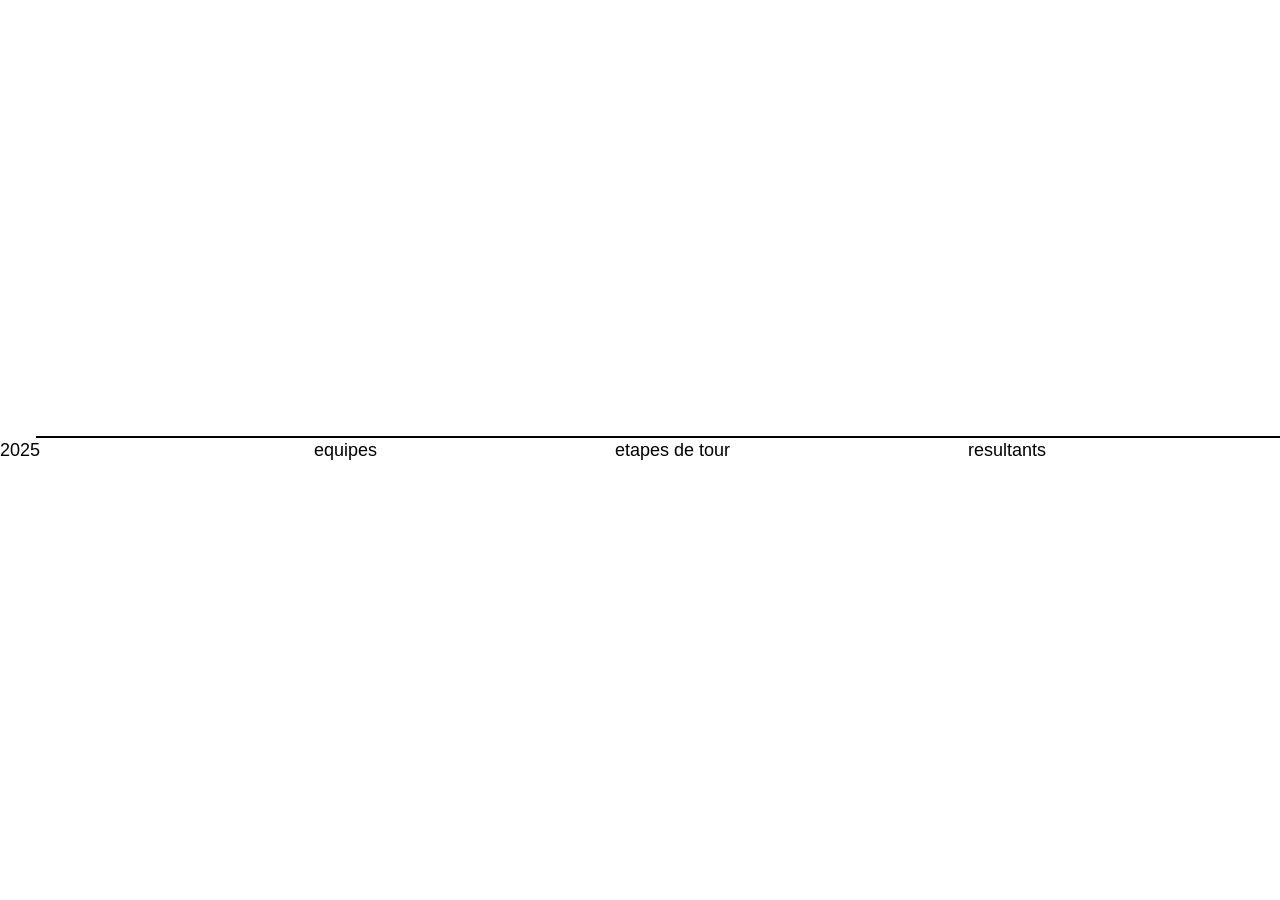
<file: pages/2025/index.html>
<head>
  <link rel="stylesheet" href="../../styles/index.css" />
</head>
<body class="navbar">
  <!-- links dropdowns -->
   <span style="display: flex;">
    2025
   </span>
  <ul>
    <li>
      <a href="./equipes.html" target="frame">equipes</a>
    </li>
    <li class="separator-hz"></li>
    <li>
      <a href="./etapes.html" target="frame">etapes de tour</a>
    </li>
    <li class="separator-hz"></li>
    <li>
      <a href="./etapes.html#resultants" target="frame">resultants</a>
    </li>
  </ul>
</body>
</file>
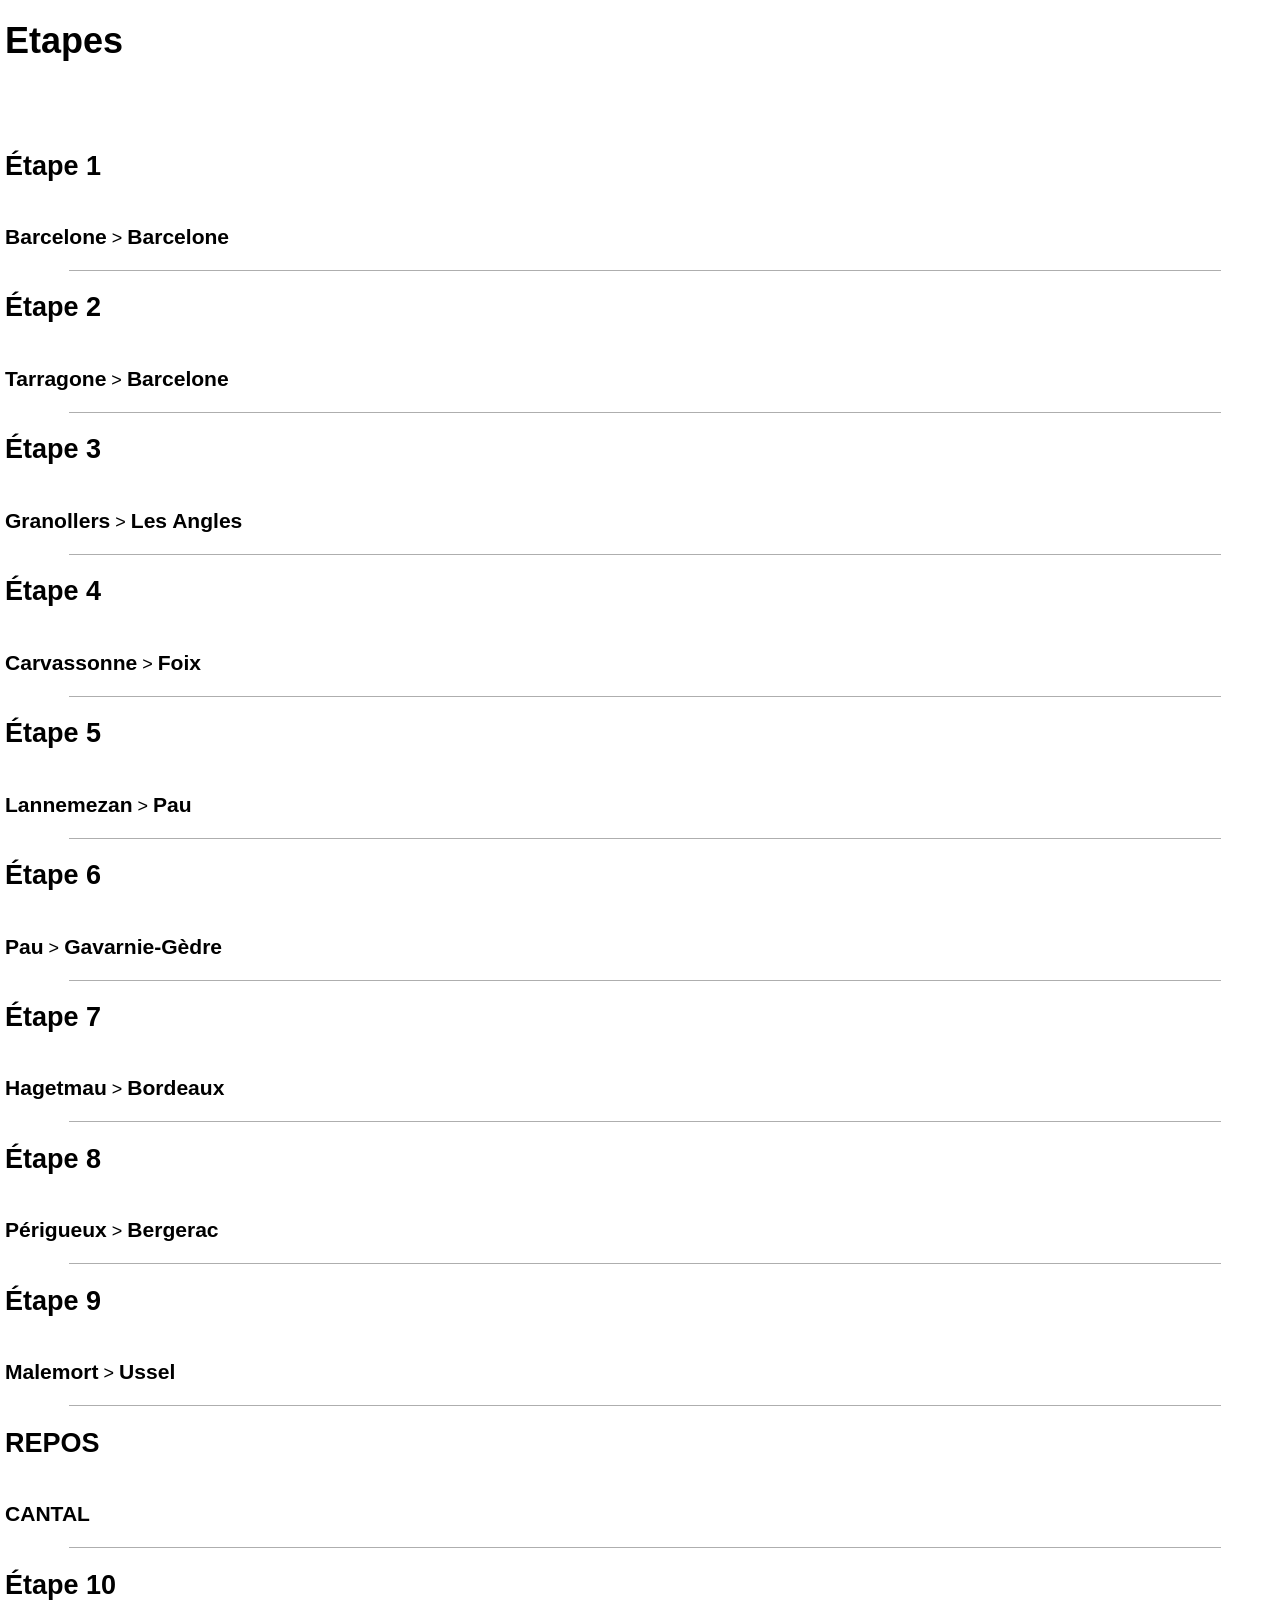
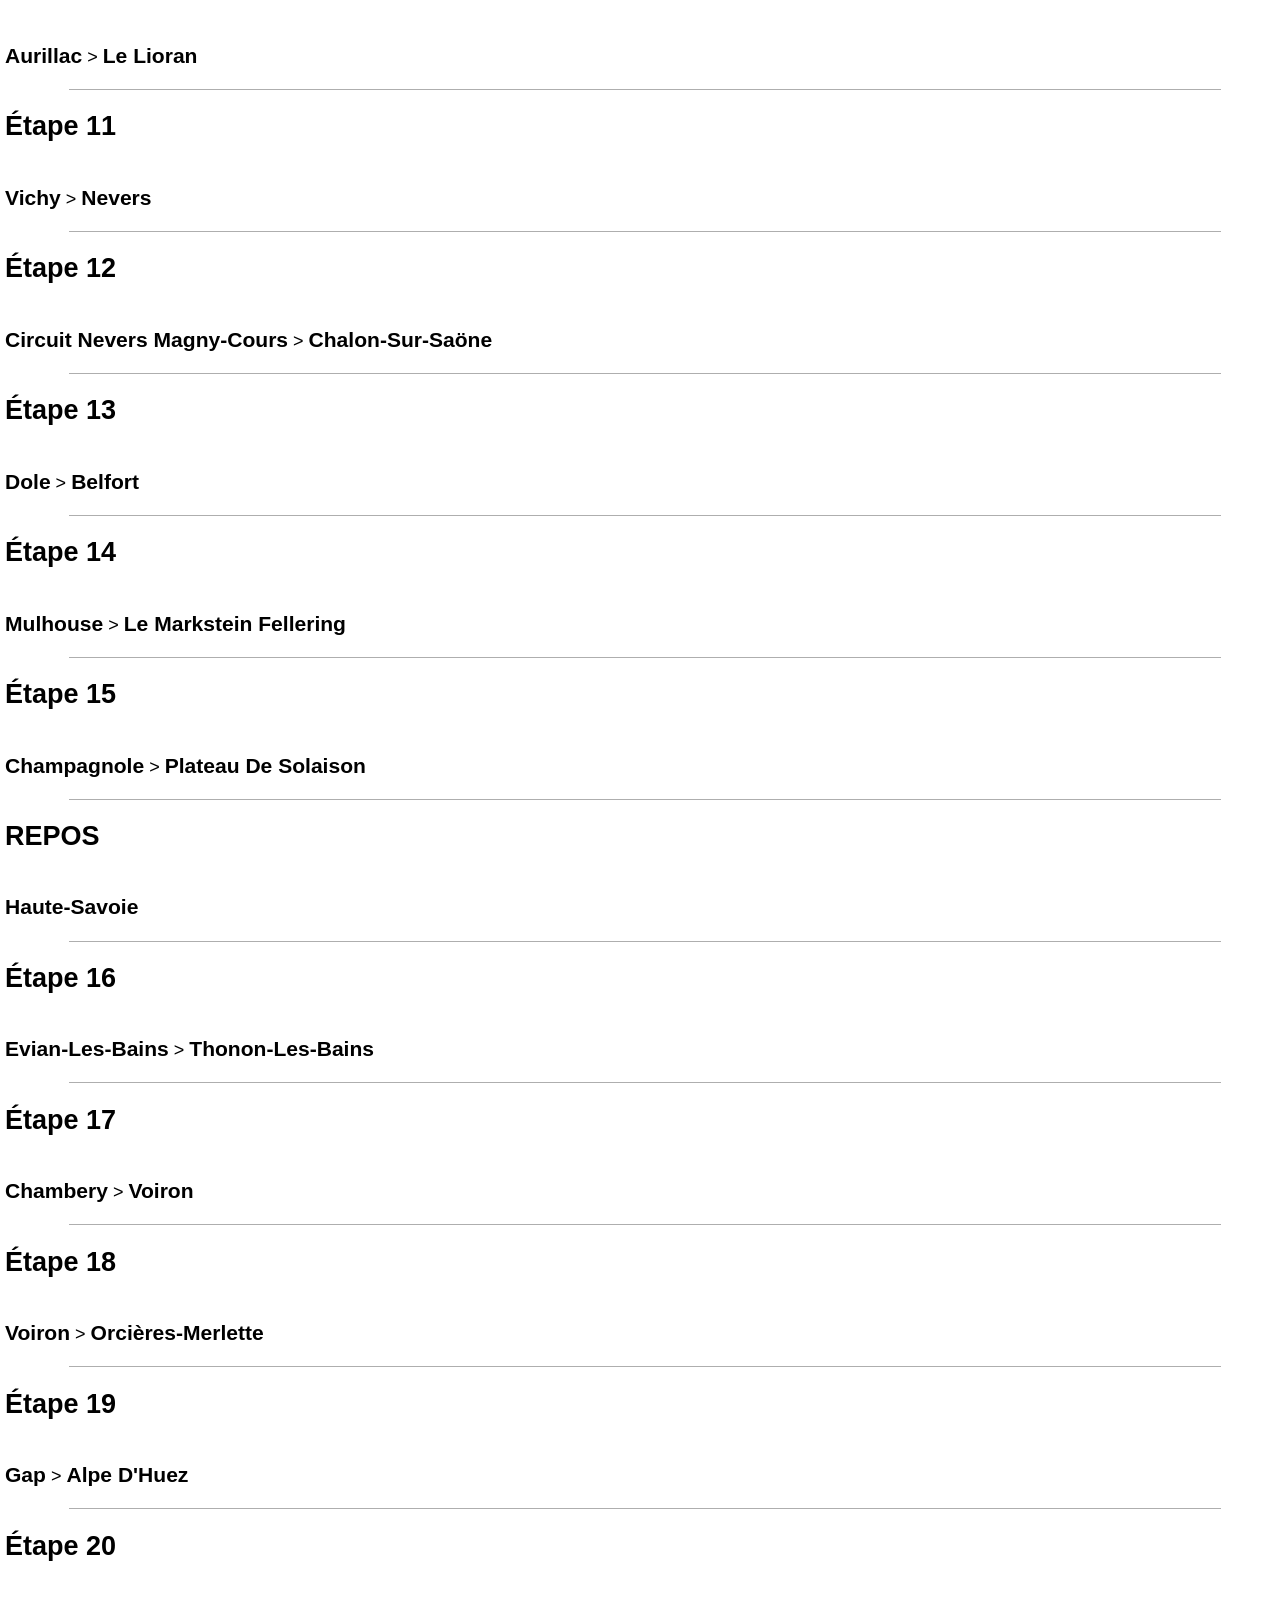
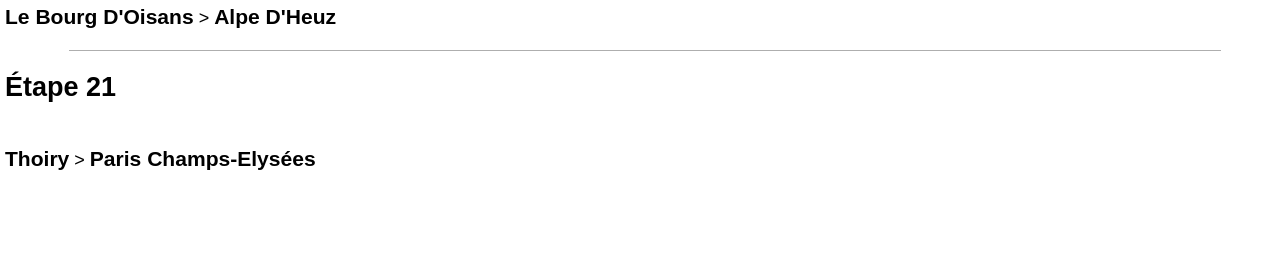
<file: pages/etapes.html>
<head>
    <link rel="stylesheet" href="../styles/index.css" />
    <style>
        body {
            padding: 20px 5px;
            padding-bottom: 5rem;
            overflow-y: scroll;
        }

        .separator-hz {
            display: block;
            width: 90%;
            margin: 0 5%;
            border-width: 1px;
            border-color: rgba(94, 94, 94, 0.5);
        }

        .flex {
            display: flex;
            flex-direction: row;
            align-items: baseline;
            width: fit-content;
        }
    </style>
</head>

<body>
    <h1>Etapes</h1>
    <!-- TODO: Make the steps into cards that show date & distance on hover -->
    <br />
    <br />
    <h2 id="1">Étape 1</h2>
    <div class="flex">
        <h3>Barcelone</h3>
        &nbsp;>&nbsp;
        <h3>Barcelone</h3>
    </div>
    <span class="separator-hz"></span>
    <h2 id="2">Étape 2</h2>
    <div class="flex">
        <h3>Tarragone</h3>
        &nbsp;>&nbsp;
        <h3>Barcelone</h3>
    </div>
    <span class="separator-hz"></span>
    <h2 id="3">Étape 3</h2>
    <div class="flex">
        <h3>Granollers</h3>
        &nbsp;>&nbsp;
        <h3>Les Angles</h3>
    </div>
    <span class="separator-hz"></span>
    <h2 id="4">Étape 4</h2>
    <div class="flex">
        <h3>Carvassonne</h3>
        &nbsp;>&nbsp;
        <h3>Foix</h3>
    </div>
    <span class="separator-hz"></span>
    <h2 id="5">Étape 5</h2>
    <div class="flex">
        <h3>Lannemezan</h3>
        &nbsp;>&nbsp;
        <h3>Pau</h3>
    </div>
    <span class="separator-hz"></span>
    <h2 id="6">Étape 6</h2>
    <div class="flex">
        <h3>Pau</h3>
        &nbsp;>&nbsp;
        <h3>Gavarnie-Gèdre</h3>
    </div>
    <span class="separator-hz"></span>
    <h2 id="7">Étape 7</h2>
    <div class="flex">
        <h3>Hagetmau</h3>
        &nbsp;>&nbsp;
        <h3>Bordeaux</h3>
    </div>
    <span class="separator-hz"></span>
    <h2 id="8">Étape 8</h2>
    <div class="flex">
        <h3>Périgueux</h3>
        &nbsp;>&nbsp;
        <h3>Bergerac</h3>
    </div>
    <span class="separator-hz"></span>
    <h2 id="9">Étape 9</h2>
    <div class="flex">
        <h3>Malemort</h3>
        &nbsp;>&nbsp;
        <h3>Ussel</h3>
    </div>
    <span class="separator-hz"></span>
    <!-- thing -->
    <h2>REPOS</h2>
    <div class="flex">
        <h3>CANTAL</h3>
    </div>
    <span class="separator-hz"></span>
    <h2 id="10">Étape 10</h2>
    <div class="flex">
        <h3>Aurillac</h3>
        &nbsp;>&nbsp;
        <h3>Le Lioran</h3>
    </div>
    <span class="separator-hz"></span>
    <h2 id="11">Étape 11</h2>
    <div class="flex">
        <h3>Vichy</h3>
        &nbsp;>&nbsp;
        <h3>Nevers</h3>
    </div>
    <span class="separator-hz"></span>
    <h2 id="12">Étape 12</h2>
    <div class="flex">
        <h3>Circuit Nevers Magny-Cours</h3>
        &nbsp;>&nbsp;
        <h3>Chalon-Sur-Saöne</h3>
    </div>
    <span class="separator-hz"></span>
    <h2 id="13">Étape 13</h2>
    <div class="flex">
        <h3>Dole</h3>
        &nbsp;>&nbsp;
        <h3>Belfort</h3>
    </div>
    <span class="separator-hz"></span>
    <h2 id="14">Étape 14</h2>
    <div class="flex">
        <h3>Mulhouse</h3>
        &nbsp;>&nbsp;
        <h3>Le Markstein Fellering</h3>
    </div>
    <span class="separator-hz"></span>
    <h2 id="15">Étape 15</h2>
    <div class="flex">
        <h3>Champagnole</h3>
        &nbsp;>&nbsp;
        <h3>Plateau De Solaison</h3>
    </div>
    <span class="separator-hz"></span>
    <!-- thing -->
    <h2>REPOS</h2>
    <div class="flex">
        <h3>Haute-Savoie</h3>
    </div>
    <span class="separator-hz"></span>
    <h2 id="16">Étape 16</h2>
    <div class="flex">
        <h3>Evian-Les-Bains</h3>
        &nbsp;>&nbsp;
        <h3>Thonon-Les-Bains</h3>
    </div>
    <span class="separator-hz"></span>
    <h2 id="17">Étape 17</h2>
    <div class="flex">
        <h3>Chambery</h3>
        &nbsp;>&nbsp;
        <h3>Voiron</h3>
    </div>
    <span class="separator-hz"></span>
    <h2 id="18">Étape 18</h2>
    <div class="flex">
        <h3>Voiron</h3>
        &nbsp;>&nbsp;
        <h3>Orcières-Merlette</h3>
    </div>
    <span class="separator-hz"></span>
    <h2 id="19">Étape 19</h2>
    <div class="flex">
        <h3>Gap</h3>
        &nbsp;>&nbsp;
        <h3>Alpe D'Huez</h3>
    </div>
    <span class="separator-hz"></span>
    <h2 id="20">Étape 20</h2>
    <div class="flex">
        <h3>Le Bourg D'Oisans</h3>
        &nbsp;>&nbsp;
        <h3>Alpe D'Heuz</h3>
    </div>
    <span class="separator-hz"></span>
    <h2 id="21">Étape 21</h2>
    <div class="flex">
        <h3>Thoiry</h3>
        &nbsp;>&nbsp;
        <h3>Paris Champs-Elysées</h3>
    </div>
</body>
</file>
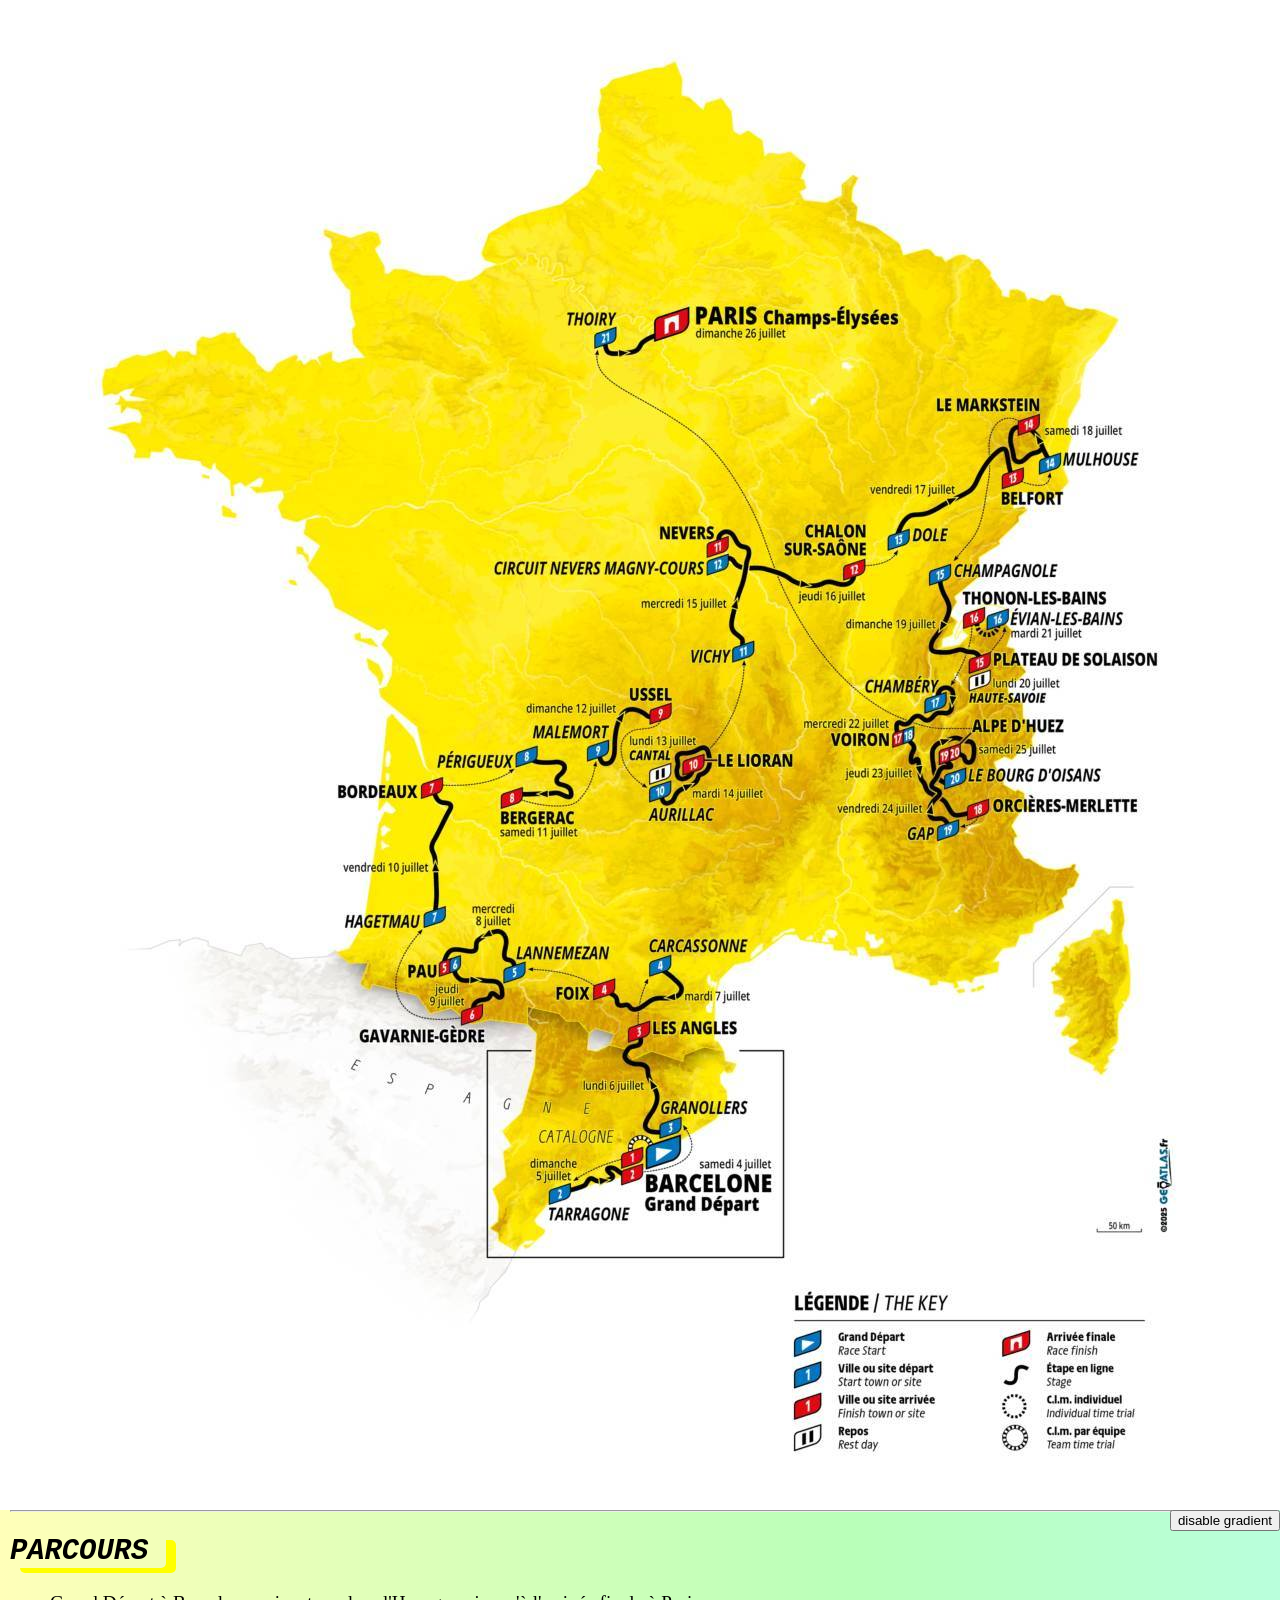
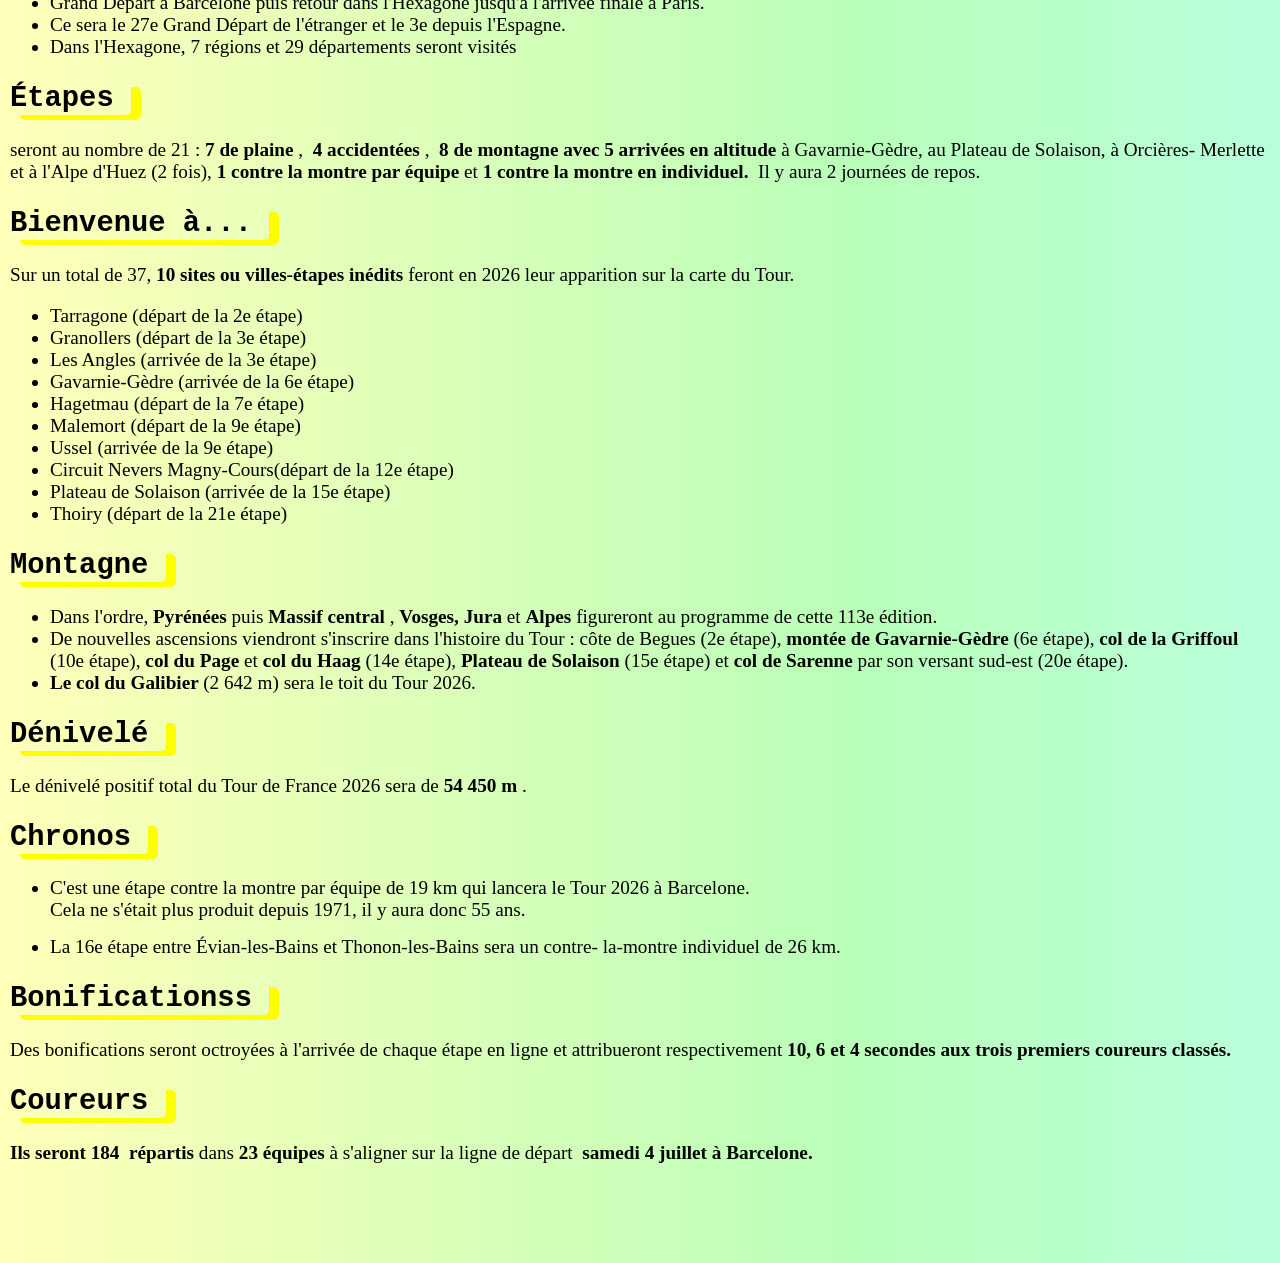
<file: pages/presentation.html>
<head>
  <style>
    body {
      margin: 0px;
      font-size: larger
    }

    .article {
      padding: 0px 10px;
      padding-bottom: 5rem;
    }

    .article h2 {
      font-family: "Courier New", Courier, monospace;
      font-weight: 700;
      width: fit-content;
      box-shadow: 10px 5px rgb(255, 255, 0);
      border-radius: 5px;
    }

    .article .bold {
      font-weight: 900;
    }

    @keyframes animate-gradient {
      from {
        background-position: 0% 50%;
      }
      to {
        background-position: 200% 50%;
      }
    }

    .gradient {
      animation: animate-gradient 30s ease-in-out infinite;
      background: linear-gradient(90deg, #ffff0046, #00ff0046, #00ffff46, #ffff0046);
      background-size: 200% 100%;
    }
  </style>
</head>

<body>
  <!-- presentation image -->
  <div style="display: flex; justify-content: center; overflow: auto">
    <img src="../public/parcours.png" usemap="#image-map" />

    <map name="image-map">
      <area href="./etapes.html#1" alt="d1" title="d1" coords="646,1164,604,1140" shape="rect" />
      <area href="./etapes.html#1" target="frame" alt="a1" title="a1" coords="579,1148,605,1167" shape="rect" />
      <area href="./etapes.html#2" target="frame" alt="d2" title="d2" coords="506,1186,535,1203" shape="rect" />
      <area href="./etapes.html#2" target="frame" alt="a2" title="a2" coords="576,1187,605,1167" shape="rect" />
      <area href="./etapes.html#3" target="frame" alt="d3" title="d3" coords="616,1118,647,1137" shape="rect" />
      <area href="./etapes.html#3" target="frame" alt="a3" title="a3" coords="580,1022,615,1041" shape="rect" />
      <area href="./etapes.html#4" target="frame" alt="d4" title="d4" coords="601,953,637,977" shape="rect" />
      <area href="./etapes.html#4" target="frame" alt="a4" title="a4" coords="541,976,582,999" shape="rect" />
      <area href="./etapes.html#5" target="frame" alt="d5" title="d5" coords="490,982,456,964" shape="rect" />
      <area href="./etapes.html#5" target="frame" alt="a5" title="a5" coords="408,951,387,985" shape="rect" />
      <area href="./etapes.html#6" target="frame" alt="d6" title="d6" coords="407,952,429,985" shape="rect" />
      <area href="./etapes.html#6" target="frame" alt="a6" title="a6" coords="413,1000,449,1026" shape="rect" />
      <area href="./etapes.html#7" target="frame" alt="d7" title="d7" coords="376,902,412,932" shape="rect" />
      <area href="./etapes.html#7" target="frame" alt="a7" title="a7" coords="371,772,409,803" shape="rect" />
      <area href="./etapes.html#8" target="frame" alt="d8" title="d8" coords="466,746,504,767" shape="rect" />
      <area href="./etapes.html#8" target="frame" alt="a8" title="a8" coords="455,787,487,809" shape="rect" />
      <area href="./etapes.html#9" target="frame" alt="d9" title="d9" coords="542,740,571,762" shape="rect" />
      <area href="./etapes.html#9" target="frame" alt="a9" title="a9" coords="599,703,641,726" shape="rect" />
      <area href="./etapes.html#10" target="frame" alt="d10" title="d10" coords="603,774,635,803" shape="rect" />
      <area href="./etapes.html#10" target="frame" alt="a10" title="a10" coords="670,743,636,784" shape="rect" />
      <area href="./etapes.html#11" target="frame" alt="d11" title="d11" coords="674,638,727,664" shape="rect" />
      <area href="./etapes.html#11" target="frame" alt="a11" title="a11" coords="654,533,699,557" shape="rect" />
      <area href="./etapes.html#12" target="frame" alt="d12" title="d12" coords="698,557,657,580" shape="rect" />
      <area href="./etapes.html#12" target="frame" alt="a12" title="a12" coords="795,555,830,584" shape="rect" />
      <area href="./etapes.html#13" target="frame" alt="d13" title="d13" coords="842,526,874,550" shape="rect" />
      <area href="./etapes.html#13" target="frame" alt="a13" title="a13" coords="955,463,989,491" shape="rect" />
      <area href="./etapes.html#14" target="frame" alt="d14" title="d14" coords="993,450,1027,476" shape="rect" />
      <area href="./etapes.html#14" target="frame" alt="a14" title="a14" coords="966,411,1011,438" shape="rect" />
      <area href="./etapes.html#15" target="frame" alt="d15" title="d15" coords="880,564,916,588" shape="rect" />
      <area href="./etapes.html#15" target="frame" alt="a15" title="a15" coords="955,674,924,653" shape="rect" />
      <area href="./etapes.html#16" target="frame" alt="d16" title="d16" coords="946,608,974,632" shape="rect" />
      <area href="./etapes.html#16" target="frame" alt="a16" title="a16" coords="915,603,944,635" shape="rect" />
      <area href="./etapes.html#17" target="frame" alt="d17" title="d17" coords="878,685,916,714" shape="rect" />
      <area href="./etapes.html#17" target="frame" alt="a17" title="a17" coords="862,720,843,758" shape="rect" />
      <area href="./etapes.html#18" target="frame" alt="d18" title="d18" coords="862,722,881,759" shape="rect" />
      <area href="./etapes.html#18" target="frame" alt="a18" title="a18" coords="921,795,957,822" shape="rect" />
      <area href="./etapes.html#19" target="frame" alt="d19" title="d19" coords="883,814,925,844" shape="rect" />
      <area href="./etapes.html#19" target="frame" alt="a19" title="a19" coords="910,736,886,767" shape="rect" />
      <area href="./etapes.html#20" target="frame" alt="d20" title="d20" coords="938,767,899,793" shape="rect" />
      <area href="./etapes.html#20" target="frame" alt="a20" title="a20" coords="910,738,930,766" shape="rect" />
      <area href="./etapes.html#21" target="frame" alt="d21" title="d21" coords="538,321,587,357" shape="rect" />
      <area href="./etapes.html#21" target="frame" alt="a21" title="a21" coords="606,301,655,346" shape="rect" />
    </map>
  </div>

  <section class="article gradient">
    <button style="position: absolute; right: 0;"
      onclick="document.getElementsByClassName('gradient')[0].classList.remove('gradient')">
      disable gradient
    </button>
    <hr />

    <h2><em>PARCOURS&nbsp;</em></h2>
    <div>
      <ul>
        <li>Grand Départ à Barcelone puis retour dans l'Hexagone jusqu'à l'arrivée finale à Paris.</li>
        <li>Ce sera le 27e Grand Départ de l'étranger et le 3e depuis l'Espagne.</li>
        <li>Dans l'Hexagone, 7 régions et 29 départements seront visités</li>
      </ul>
    </div>

    <h2>Étapes&nbsp;</h2>
    <div>
      <div>
        <p>
          seront au nombre de 21 :
          <strong>7 de plaine</strong>
          ,&nbsp;
          <strong>4 accidentées</strong>
          ,&nbsp;
          <strong>8 de montagne avec 5 arrivées en altitude</strong>
          à Gavarnie-Gèdre, au Plateau de Solaison, à Orcières- Merlette et à l'Alpe d'Huez (2 fois),
          <strong>1 contre la montre par équipe</strong>
          et
          <strong>1 contre la montre en individuel.</strong>
          &nbsp;Il y aura 2 journées de repos.
          <br />
        </p>
      </div>
    </div>

    <h2 class="bold">Bienvenue à...&nbsp;</h2>
    <div>
      <p>
        Sur un total de 37,
        <strong>10 sites ou villes-étapes inédits</strong>
        feront en 2026 leur apparition sur la carte du Tour.
      </p>
      <ul>
        <li>Tarragone (départ de la 2e étape)</li>
        <li>Granollers (départ de la 3e étape)</li>
        <li>Les Angles (arrivée de la 3e étape)</li>
        <li>Gavarnie-Gèdre (arrivée de la 6e étape)</li>
        <li>Hagetmau (départ de la 7e étape)</li>
        <li>Malemort (départ de la 9e étape)</li>
        <li>Ussel (arrivée de la 9e étape)</li>
        <li>Circuit Nevers Magny-Cours(départ de la 12e étape)</li>
        <li>Plateau de Solaison (arrivée de la 15e étape)</li>
        <li>Thoiry (départ de la 21e étape)</li>
      </ul>

    </div>

    <h2>
      Montagne&nbsp;
    </h2>
    <div>
      <ul>
        <li>
          Dans l'ordre,
          <strong>Pyrénées</strong>
          puis
          <strong>Massif central</strong>
          ,
          <strong>Vosges, Jura</strong>
          et
          <strong>Alpes</strong>
          figureront au programme de cette 113e édition.
        </li>
        <li>
          De nouvelles ascensions viendront s'inscrire dans l'histoire du Tour : côte de Begues (2e étape),
          <strong>montée de Gavarnie-Gèdre</strong>
          (6e étape),
          <strong>col de la Griffoul</strong>
          (10e étape),
          <strong>col du Page</strong>
          et
          <strong>col du Haag</strong>
          (14e étape),
          <strong>Plateau de Solaison</strong>
          (15e étape) et
          <strong>col de Sarenne</strong>
          par son versant sud-est (20e étape).
        </li>
        <li>
          <strong>Le col du Galibier </strong>
          (2 642 m) sera le toit du Tour 2026.
        </li>
      </ul>
    </div>

    <h2>Dénivelé&nbsp;</h2>
    <div>
      <p>
        Le dénivelé positif total du Tour de France 2026 sera de
        <strong>54 450 m</strong>
        .
      </p>
    </div>

    <h2>
      Chronos&nbsp;
    </h2>
    <div>
      <ul>
        <li style="margin-bottom: 15px;">
          C'est une étape contre la montre par équipe de 19 km qui lancera le Tour 2026 à Barcelone.
          <br />
          Cela ne s'était plus produit depuis 1971, il y aura donc 55 ans.
        </li>
        <li>La 16e étape entre Évian-les-Bains et Thonon-les-Bains sera un contre- la-montre individuel de 26 km.</li>
      </ul>
    </div>

    <h2>Bonificationss&nbsp;</h2>
    <div>
      <p>
        Des bonifications seront octroyées à l'arrivée de chaque étape en
        ligne et attribueront respectivement
        <strong>
          10, 6 et 4 secondes aux trois premiers coureurs classés.
        </strong>
      </p>
    </div>

    <h2>Coureurs&nbsp;</h2>
    <div>
      <p>
        <strong>Ils seront 184&nbsp;</strong>
        <strong>répartis</strong> dans
        <strong>23 équipes</strong>
        à s'aligner sur la ligne de départ&nbsp;
        <strong>samedi 4 juillet à Barcelone.</strong>
      </p>
    </div>
  </section>
</body>
</file>
<file: styles/index.css>
body {
  margin: 0;
  font-family: Arial, Helvetica, sans-serif;
  font-size: large;
  overflow: hidden;
}

iframe {
  width: 100dvw;
  height: 100dvh;
  overflow-y: scroll;

}

a {
  text-decoration: none;
  color: black;
  transition: color 300ms linear ease-in-out;
}

a:hover {
  color: red;
}

.navbar {
  display: flex;
  justify-content: space-between;
  align-items: center;
  margin: 0;
  position: sticky;
}

.navbar ul {
  display: flex;
  justify-content: space-evenly;
  list-style-type: none;
  width: 100%;
}

.navbar ul li {
  align-items: center;
  padding: 4px;
  cursor: pointer;
}

.separator-vt {
  border-left: 2px solid black;
}

.separator-hz {
  border-top: 2px solid black;
  width: 100dvw;
  position: absolute;
}
</file>
